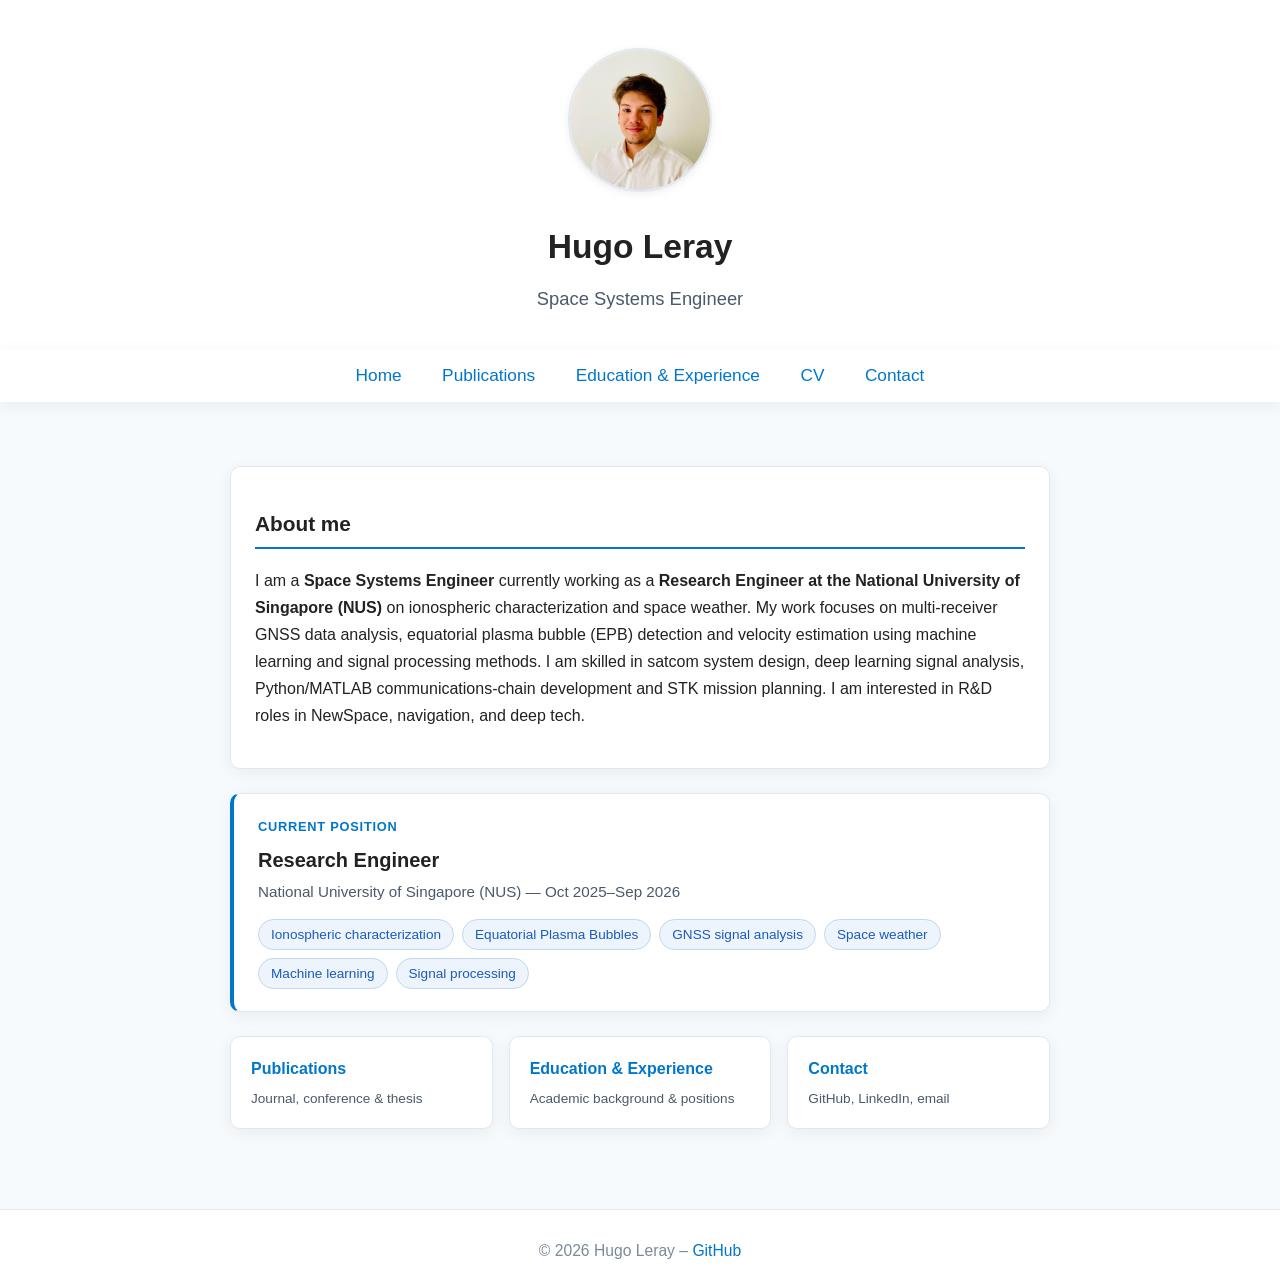
<file: index.html>
<!DOCTYPE html>
<html lang="fr">
<head>
  <meta charset="UTF-8" />
  <meta name="viewport" content="width=device-width, initial-scale=1.0" />
  <title>Hugo Leray – Home</title>
  <link rel="stylesheet" href="style.css" />
</head>
<body>
  <div id="site-header"></div>
  <script src="header.js"></script>
  <nav>
    <a href="index.html">Home</a>
    <a href="publications.html">Publications</a>
    <a href="education.html">Education & Experience</a>
    <a href="CV_2026-06-18_Hugo_LERAY.pdf" target="_blank">CV</a>
    <a href="contact.html">Contact</a>
  </nav>
  <main>
    <section class="card">
      <h2>About me</h2>
      <p>
        I am a <strong>Space Systems Engineer</strong> currently working as a <strong>Research Engineer at the National University of Singapore (NUS)</strong> on ionospheric characterization and space weather. My work focuses on multi-receiver GNSS data analysis, equatorial plasma bubble (EPB) detection and velocity estimation using machine learning and signal processing methods. I am skilled in satcom system design, deep learning signal analysis, Python/MATLAB communications-chain development and STK mission planning. I am interested in R&amp;D roles in NewSpace, navigation, and deep tech.
      </p>
    </section>

    <section class="card card--highlight">
      <div class="current-position">
        <div class="current-position__label">Current position</div>
        <div class="current-position__title">Research Engineer</div>
        <div class="current-position__org">National University of Singapore (NUS) &mdash; Oct 2025–Sep 2026</div>
        <div class="current-position__topics">
          <span class="topic-tag">Ionospheric characterization</span>
          <span class="topic-tag">Equatorial Plasma Bubbles</span>
          <span class="topic-tag">GNSS signal analysis</span>
          <span class="topic-tag">Space weather</span>
          <span class="topic-tag">Machine learning</span>
          <span class="topic-tag">Signal processing</span>
        </div>
      </div>
    </section>

    <div class="quick-links">
      <a href="publications.html" class="quick-link-card">
        <div class="quick-link-card__title">Publications</div>
        <div class="quick-link-card__sub">Journal, conference &amp; thesis</div>
      </a>
      <a href="education.html" class="quick-link-card">
        <div class="quick-link-card__title">Education &amp; Experience</div>
        <div class="quick-link-card__sub">Academic background &amp; positions</div>
      </a>
      <a href="contact.html" class="quick-link-card">
        <div class="quick-link-card__title">Contact</div>
        <div class="quick-link-card__sub">GitHub, LinkedIn, email</div>
      </a>
    </div>
  </main>
  <footer>
    © 2026 Hugo Leray – <a href="https://github.com/hazrodd">GitHub</a>
  </footer>
</body>
</html>
</file>
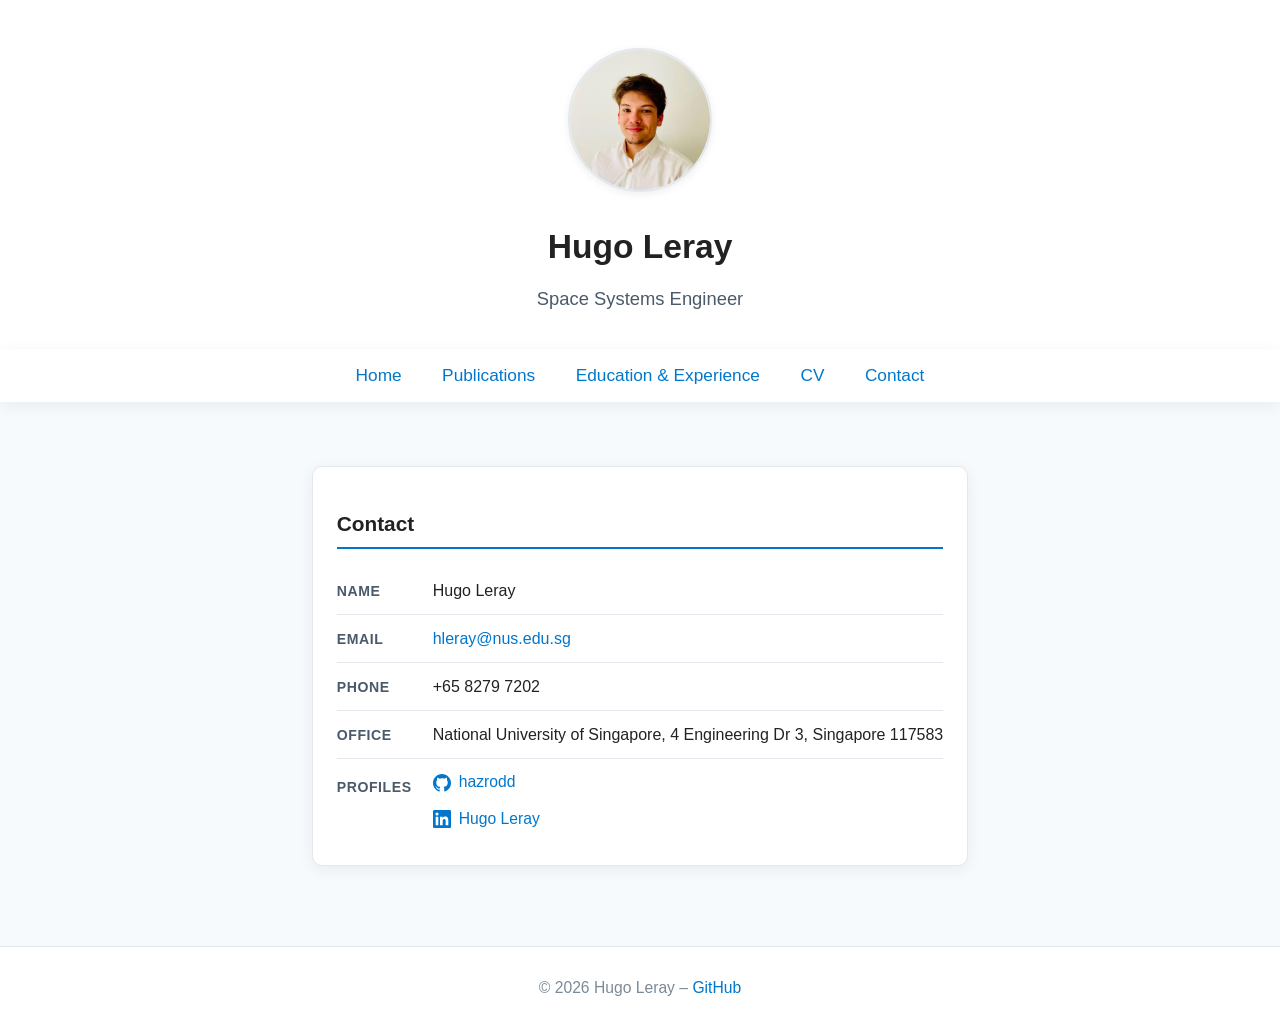
<file: contact.html>
<!DOCTYPE html>
<html lang="fr">
<head>
  <meta charset="UTF-8" />
  <meta name="viewport" content="width=device-width, initial-scale=1.0" />
  <title>Contact – Hugo Leray</title>
  <link rel="stylesheet" href="style.css" />
</head>
<body>
  <div id="site-header"></div>
  <script src="header.js"></script>
  <nav>
    <a href="index.html">Home</a>
    <a href="publications.html">Publications</a>
    <a href="education.html">Education & Experience</a>
    <a href="CV_2026-06-18_Hugo_LERAY.pdf" target="_blank">CV</a>
    <a href="contact.html">Contact</a>
  </nav>
  <main>
    <section class="card">
      <h2>Contact</h2>
      <dl class="contact-list">
        <div class="contact-row">
          <dt>Name</dt>
          <dd>Hugo Leray</dd>
        </div>
        <div class="contact-row">
          <dt>Email</dt>
          <dd><a href="mailto:hleray@nus.edu.sg">hleray@nus.edu.sg</a></dd>
        </div>
        <div class="contact-row">
          <dt>Phone</dt>
          <dd>+65 8279 7202</dd>
        </div>
        <div class="contact-row">
          <dt>Office</dt>
          <dd>National University of Singapore, 4 Engineering Dr 3, Singapore 117583</dd>
        </div>
        <div class="contact-row">
          <dt>Profiles</dt>
          <dd class="contact-profiles">
            <a href="https://github.com/hazrodd" target="_blank" class="profile-link" aria-label="GitHub">
              <svg class="profile-icon" viewBox="0 0 24 24" fill="currentColor" aria-hidden="true"><path d="M12 0C5.37 0 0 5.37 0 12c0 5.3 3.438 9.8 8.205 11.385.6.113.82-.258.82-.577 0-.285-.01-1.04-.015-2.04-3.338.724-4.042-1.61-4.042-1.61-.546-1.385-1.335-1.755-1.335-1.755-1.087-.744.084-.729.084-.729 1.205.084 1.838 1.236 1.838 1.236 1.07 1.835 2.809 1.305 3.495.998.108-.776.417-1.305.76-1.605-2.665-.3-5.466-1.332-5.466-5.93 0-1.31.465-2.38 1.235-3.22-.135-.303-.54-1.523.105-3.176 0 0 1.005-.322 3.3 1.23A11.52 11.52 0 0 1 12 5.803c1.02.005 2.047.138 3.006.404 2.29-1.552 3.297-1.23 3.297-1.23.645 1.653.24 2.873.12 3.176.765.84 1.23 1.91 1.23 3.22 0 4.61-2.805 5.625-5.475 5.92.42.36.81 1.096.81 2.22 0 1.606-.015 2.896-.015 3.286 0 .315.21.69.825.57C20.565 21.795 24 17.295 24 12c0-6.63-5.37-12-12-12z"/></svg>
              hazrodd
            </a>
            <a href="https://www.linkedin.com/in/hugo-leray/" target="_blank" class="profile-link" aria-label="LinkedIn">
              <svg class="profile-icon" viewBox="0 0 24 24" fill="currentColor" aria-hidden="true"><path d="M20.447 20.452h-3.554v-5.569c0-1.328-.027-3.037-1.852-3.037-1.853 0-2.136 1.445-2.136 2.939v5.667H9.351V9h3.414v1.561h.046c.477-.9 1.637-1.85 3.37-1.85 3.601 0 4.267 2.37 4.267 5.455v6.286zM5.337 7.433a2.062 2.062 0 0 1-2.063-2.065 2.064 2.064 0 1 1 2.063 2.065zm1.782 13.019H3.555V9h3.564v11.452zM22.225 0H1.771C.792 0 0 .774 0 1.729v20.542C0 23.227.792 24 1.771 24h20.451C23.2 24 24 23.227 24 22.271V1.729C24 .774 23.2 0 22.222 0h.003z"/></svg>
              Hugo Leray
            </a>
          </dd>
        </div>
      </dl>
    </section>
  </main>
  <footer>
    © 2026 Hugo Leray – <a href="https://github.com/hazrodd">GitHub</a>
  </footer>
</body>
</html>
</file>
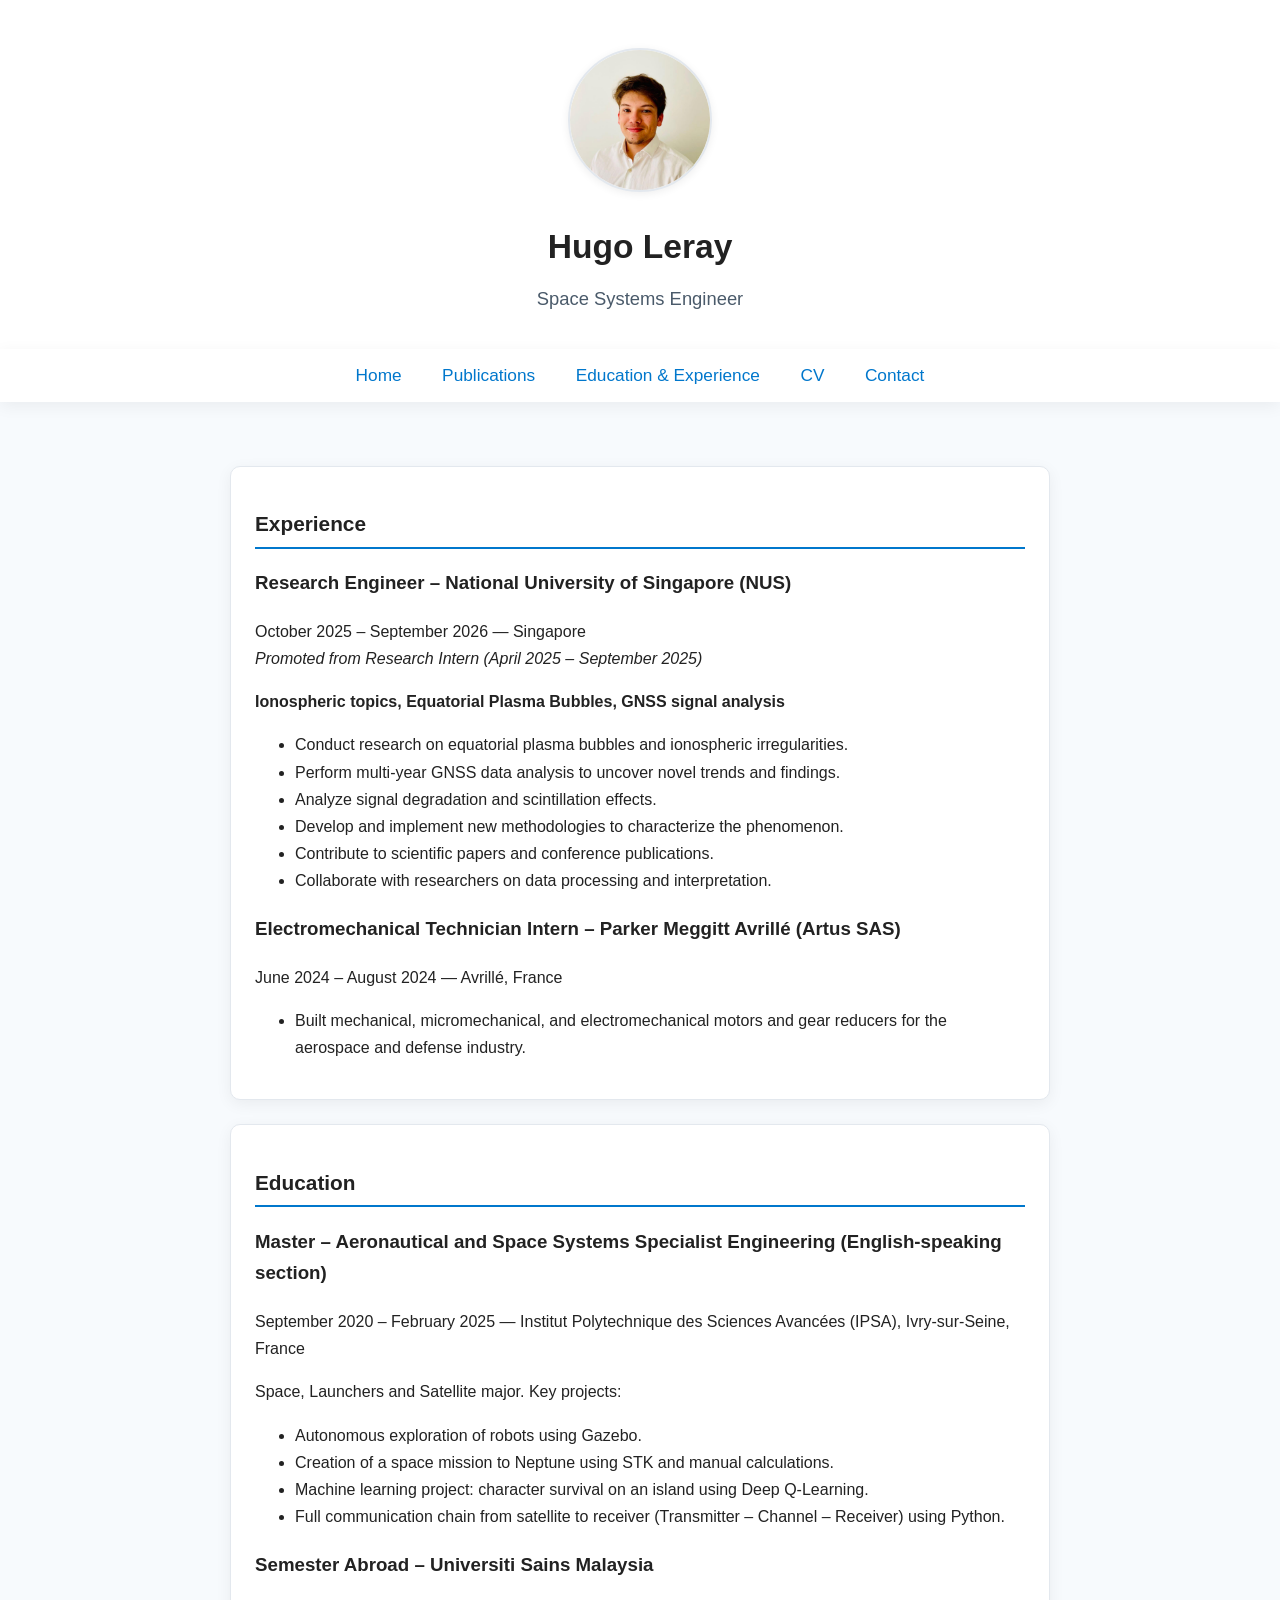
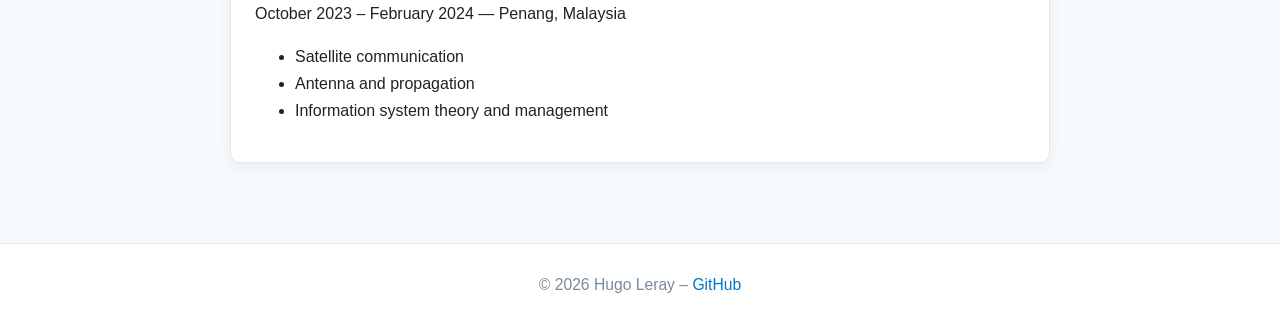
<file: education.html>
<!DOCTYPE html>
<html lang="fr">
<head>
  <meta charset="UTF-8" />
  <meta name="viewport" content="width=device-width, initial-scale=1.0" />
  <title>Hugo Leray – Education & Experience</title>
  <link rel="stylesheet" href="style.css" />
</head>
<body>
  <div id="site-header"></div>
  <script src="header.js"></script>
  <nav>
    <a href="index.html">Home</a>
    <a href="publications.html">Publications</a>
    <a href="education.html">Education & Experience</a>
    <a href="CV_2026-06-18_Hugo_LERAY.pdf" target="_blank">CV</a>
    <a href="contact.html">Contact</a>
  </nav>
  <main>
    <section class="card">
      <h2>Experience</h2>
      <div class="edu-block">
        <h3>Research Engineer – National University of Singapore (NUS)</h3>
        <p>October 2025 – September 2026 &mdash; Singapore<br><em>Promoted from Research Intern (April 2025 – September 2025)</em></p>
        <p><strong>Ionospheric topics, Equatorial Plasma Bubbles, GNSS signal analysis</strong></p>
        <ul>
          <li>Conduct research on equatorial plasma bubbles and ionospheric irregularities.</li>
          <li>Perform multi-year GNSS data analysis to uncover novel trends and findings.</li>
          <li>Analyze signal degradation and scintillation effects.</li>
          <li>Develop and implement new methodologies to characterize the phenomenon.</li>
          <li>Contribute to scientific papers and conference publications.</li>
          <li>Collaborate with researchers on data processing and interpretation.</li>
        </ul>
      </div>
      <div class="edu-block">
        <h3>Electromechanical Technician Intern – Parker Meggitt Avrillé (Artus SAS)</h3>
        <p>June 2024 – August 2024 &mdash; Avrillé, France</p>
        <ul>
          <li>Built mechanical, micromechanical, and electromechanical motors and gear reducers for the aerospace and defense industry.</li>
        </ul>
      </div>
    </section>

    <section class="card">
      <h2>Education</h2>
      <div class="edu-block">
        <h3>Master – Aeronautical and Space Systems Specialist Engineering (English-speaking section)</h3>
        <p>September 2020 – February 2025 &mdash; Institut Polytechnique des Sciences Avancées (IPSA), Ivry-sur-Seine, France</p>
        <p>Space, Launchers and Satellite major. Key projects:</p>
        <ul>
          <li>Autonomous exploration of robots using Gazebo.</li>
          <li>Creation of a space mission to Neptune using STK and manual calculations.</li>
          <li>Machine learning project: character survival on an island using Deep Q-Learning.</li>
          <li>Full communication chain from satellite to receiver (Transmitter – Channel – Receiver) using Python.</li>
        </ul>
      </div>
      <div class="edu-block">
        <h3>Semester Abroad – Universiti Sains Malaysia</h3>
        <p>October 2023 – February 2024 &mdash; Penang, Malaysia</p>
        <ul>
          <li>Satellite communication</li>
          <li>Antenna and propagation</li>
          <li>Information system theory and management</li>
        </ul>
      </div>
    </section>
  </main>
  <footer>
    © 2026 Hugo Leray – <a href="https://github.com/hazrodd">GitHub</a>
  </footer>
</body>
</html>
</file>
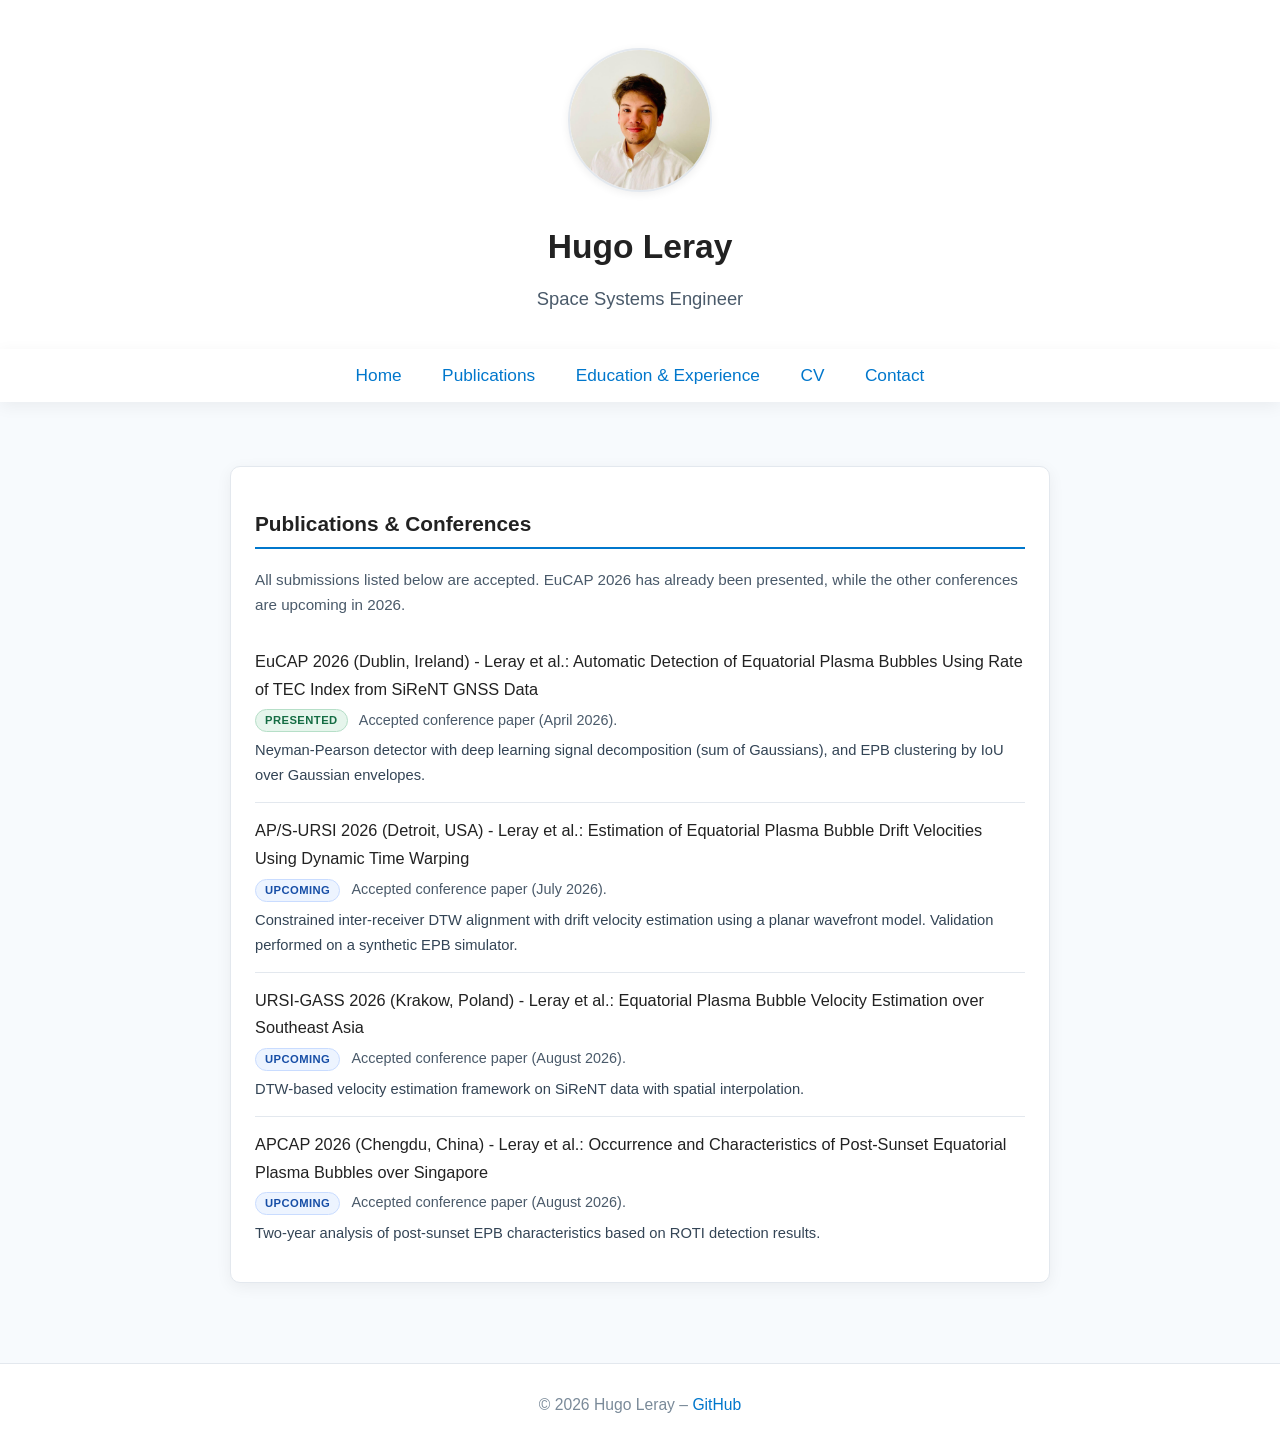
<file: publications.html>
<!DOCTYPE html>
<html lang="fr">
<head>
  <meta charset="UTF-8" />
  <meta name="viewport" content="width=device-width, initial-scale=1.0" />
  <title>Hugo Leray - Publications & Conferences</title>
  <link rel="stylesheet" href="style.css" />
</head>
<body>
  <div id="site-header"></div>
  <script src="header.js"></script>
  <nav>
    <a href="index.html">Home</a>
    <a href="publications.html">Publications</a>
    <a href="education.html">Education & Experience</a>
    <a href="CV_2026-06-18_Hugo_LERAY.pdf" target="_blank">CV</a>
    <a href="contact.html">Contact</a>
  </nav>
  <main>
    <section class="card">
      <h2>Publications & Conferences</h2>
      <p class="pub-note">All submissions listed below are accepted. EuCAP 2026 has already been presented, while the other conferences are upcoming in 2026.</p>
      <ul class="pub-list">
        <li class="pub-item">
          <div class="pub-title">EuCAP 2026 (Dublin, Ireland) - Leray et al.: Automatic Detection of Equatorial Plasma Bubbles Using Rate of TEC Index from SiReNT GNSS Data</div>
          <div class="pub-meta"><span class="pub-status pub-status--done">Presented</span> Accepted conference paper (April 2026).</div>
          <div class="pub-summary">Neyman-Pearson detector with deep learning signal decomposition (sum of Gaussians), and EPB clustering by IoU over Gaussian envelopes.</div>
        </li>
        <li class="pub-item">
          <div class="pub-title">AP/S-URSI 2026 (Detroit, USA) - Leray et al.: Estimation of Equatorial Plasma Bubble Drift Velocities Using Dynamic Time Warping</div>
          <div class="pub-meta"><span class="pub-status pub-status--upcoming">Upcoming</span> Accepted conference paper (July 2026).</div>
          <div class="pub-summary">Constrained inter-receiver DTW alignment with drift velocity estimation using a planar wavefront model. Validation performed on a synthetic EPB simulator.</div>
        </li>
        <li class="pub-item">
          <div class="pub-title">URSI-GASS 2026 (Krakow, Poland) - Leray et al.: Equatorial Plasma Bubble Velocity Estimation over Southeast Asia</div>
          <div class="pub-meta"><span class="pub-status pub-status--upcoming">Upcoming</span> Accepted conference paper (August 2026).</div>
          <div class="pub-summary">DTW-based velocity estimation framework on SiReNT data with spatial interpolation.</div>
        </li>
        <li class="pub-item">
          <div class="pub-title">APCAP 2026 (Chengdu, China) - Leray et al.: Occurrence and Characteristics of Post-Sunset Equatorial Plasma Bubbles over Singapore</div>
          <div class="pub-meta"><span class="pub-status pub-status--upcoming">Upcoming</span> Accepted conference paper (August 2026).</div>
          <div class="pub-summary">Two-year analysis of post-sunset EPB characteristics based on ROTI detection results.</div>
        </li>
      </ul>
    </section>
  </main>
  <footer>
    © 2026 Hugo Leray – <a href="https://github.com/hazrodd">GitHub</a>
  </footer>
</body>
</html>
</file>
<file: style.css>
/* Thème professionnel et minimaliste pour Victor Gaya */
:root {
  --main-bg: #f7fafd;
  --main-color: #222;
  --accent: #0077cc;
  --accent-dark: #005fa3;
  --card-bg: #fff;
  --border: #e3e8ee;
  --shadow: 0 4px 16px rgba(0,0,0,0.06);
}
body {
  font-family: 'Segoe UI', 'Helvetica Neue', Arial, sans-serif;
  margin: 0;
  padding: 0;
  background: var(--main-bg);
  color: var(--main-color);
  min-height: 100vh;
  display: flex;
  flex-direction: column;
  line-height: 1.7;
}
header {
  text-align: center;
  padding: 48px 20px 24px 20px;
  background: var(--card-bg);
  box-shadow: var(--shadow);
}
header img {
  width: 140px;
  height: 140px;
  border-radius: 50%;
  object-fit: cover;
  border: 2.5px solid var(--border);
  box-shadow: 0 2px 8px rgba(0,0,0,0.07);
}
header h1 {
  margin: 18px 0 8px 0;
  font-size: 2.1em;
  font-weight: 600;
}
header p {
  font-size: 1.15em;
  color: #4a5a6a;
  margin: 0 0 10px 0;
}
nav {
  text-align: center;
  margin: 0 0 32px 0;
  background: var(--card-bg);
  box-shadow: var(--shadow);
  padding: 12px 0;
}
nav a {
  margin: 0 18px;
  font-size: 1.08em;
  color: var(--accent);
  text-decoration: none;
  font-weight: 500;
  transition: color 0.2s;
}
nav a:hover {
  color: var(--accent-dark);
  text-decoration: underline;
}
main {
  flex: 1;
  max-width: 820px;
  margin: 0 auto;
  padding: 32px 18px 24px 18px;
  background: transparent;
}
section {
  margin-bottom: 38px;
}
h2 {
  border-bottom: 2px solid var(--accent);
  padding-bottom: 5px;
  margin-bottom: 18px;
  font-size: 1.3em;
}
.card {
  background: var(--card-bg);
  border-radius: 10px;
  box-shadow: var(--shadow);
  padding: 22px 24px;
  margin-bottom: 24px;
  border: 1px solid var(--border);
}
footer {
  text-align: center;
  padding: 28px 10px 18px 10px;
  font-size: 0.98em;
  color: #7a8a99;
  background: var(--card-bg);
  border-top: 1px solid var(--border);
  margin-top: 32px;
}
a {
  color: var(--accent);
  text-decoration: none;
}
a:hover {
  color: var(--accent-dark);
  text-decoration: underline;
}
.contact-list {
  margin: 0;
  padding: 0;
}
.contact-row {
  display: flex;
  gap: 16px;
  padding: 10px 0;
  border-bottom: 1px solid var(--border);
  align-items: baseline;
}
.contact-row:last-child {
  border-bottom: none;
}
.contact-row dt {
  min-width: 80px;
  font-weight: 600;
  color: #4a5a6a;
  font-size: 0.88em;
  text-transform: uppercase;
  letter-spacing: 0.04em;
  flex-shrink: 0;
}
.contact-row dd {
  margin: 0;
  font-size: 1em;
  color: var(--main-color);
}
.contact-profiles {
  display: flex;
  flex-direction: column;
  gap: 10px;
}
.profile-link {
  display: inline-flex;
  align-items: center;
  gap: 8px;
  text-decoration: none;
  color: var(--accent);
  font-size: 0.98em;
}
.profile-link:hover {
  color: var(--accent-dark);
  text-decoration: underline;
}
.profile-icon {
  width: 18px;
  height: 18px;
  flex-shrink: 0;
}
.pub-list {
  list-style: none;
  padding: 0;
  margin: 0;
}
.pub-item {
  padding: 14px 0;
  border-bottom: 1px solid var(--border);
}
.pub-item:last-child {
  border-bottom: none;
}
.pub-title {
  font-size: 1.02em;
  font-weight: 500;
  margin-bottom: 4px;
}
.pub-meta {
  font-size: 0.9em;
  color: #4a5a6a;
}
.pub-note {
  margin-top: 0;
  margin-bottom: 16px;
  color: #4a5a6a;
  font-size: 0.95em;
}
.pub-summary {
  margin-top: 6px;
  font-size: 0.92em;
  color: #334455;
}
.pub-status {
  display: inline-block;
  border-radius: 999px;
  padding: 1px 9px;
  font-size: 0.78em;
  font-weight: 600;
  text-transform: uppercase;
  letter-spacing: 0.04em;
  margin-right: 8px;
  vertical-align: middle;
}
.pub-status--done {
  background: #e6f5ec;
  color: #146c43;
  border: 1px solid #b6dfc8;
}
.pub-status--upcoming {
  background: #edf4ff;
  color: #174ea6;
  border: 1px solid #c9dcff;
}
.card--highlight {
  border-left: 4px solid var(--accent);
}
.current-position__label {
  font-size: 0.8em;
  font-weight: 600;
  text-transform: uppercase;
  letter-spacing: 0.06em;
  color: var(--accent);
  margin-bottom: 6px;
}
.current-position__title {
  font-size: 1.25em;
  font-weight: 600;
  margin-bottom: 2px;
}
.current-position__org {
  font-size: 0.95em;
  color: #4a5a6a;
  margin-bottom: 14px;
}
.current-position__topics {
  display: flex;
  flex-wrap: wrap;
  gap: 8px;
}
.topic-tag {
  background: #eef4fb;
  color: #1a5bbf;
  border: 1px solid #c0d8f0;
  border-radius: 20px;
  padding: 3px 12px;
  font-size: 0.85em;
  font-weight: 500;
}
.quick-links {
  display: grid;
  grid-template-columns: repeat(3, 1fr);
  gap: 16px;
  margin-bottom: 24px;
}
.quick-link-card {
  background: var(--card-bg);
  border: 1px solid var(--border);
  border-radius: 10px;
  box-shadow: var(--shadow);
  padding: 18px 20px;
  text-decoration: none;
  color: var(--main-color);
  transition: border-color 0.2s, box-shadow 0.2s;
  display: block;
}
.quick-link-card:hover {
  border-color: var(--accent);
  box-shadow: 0 4px 20px rgba(0,119,204,0.10);
  text-decoration: none;
  color: var(--main-color);
}
.quick-link-card__title {
  font-weight: 600;
  font-size: 1em;
  margin-bottom: 4px;
  color: var(--accent);
}
.quick-link-card__sub {
  font-size: 0.85em;
  color: #4a5a6a;
}
@media (max-width: 600px) {
  .quick-links {
    grid-template-columns: 1fr;
  }
}
@media (max-width: 600px) {
  header, main, .card {
    padding-left: 8px;
    padding-right: 8px;
  }
  nav a {
    margin: 0 8px;
  }
}
</file>
